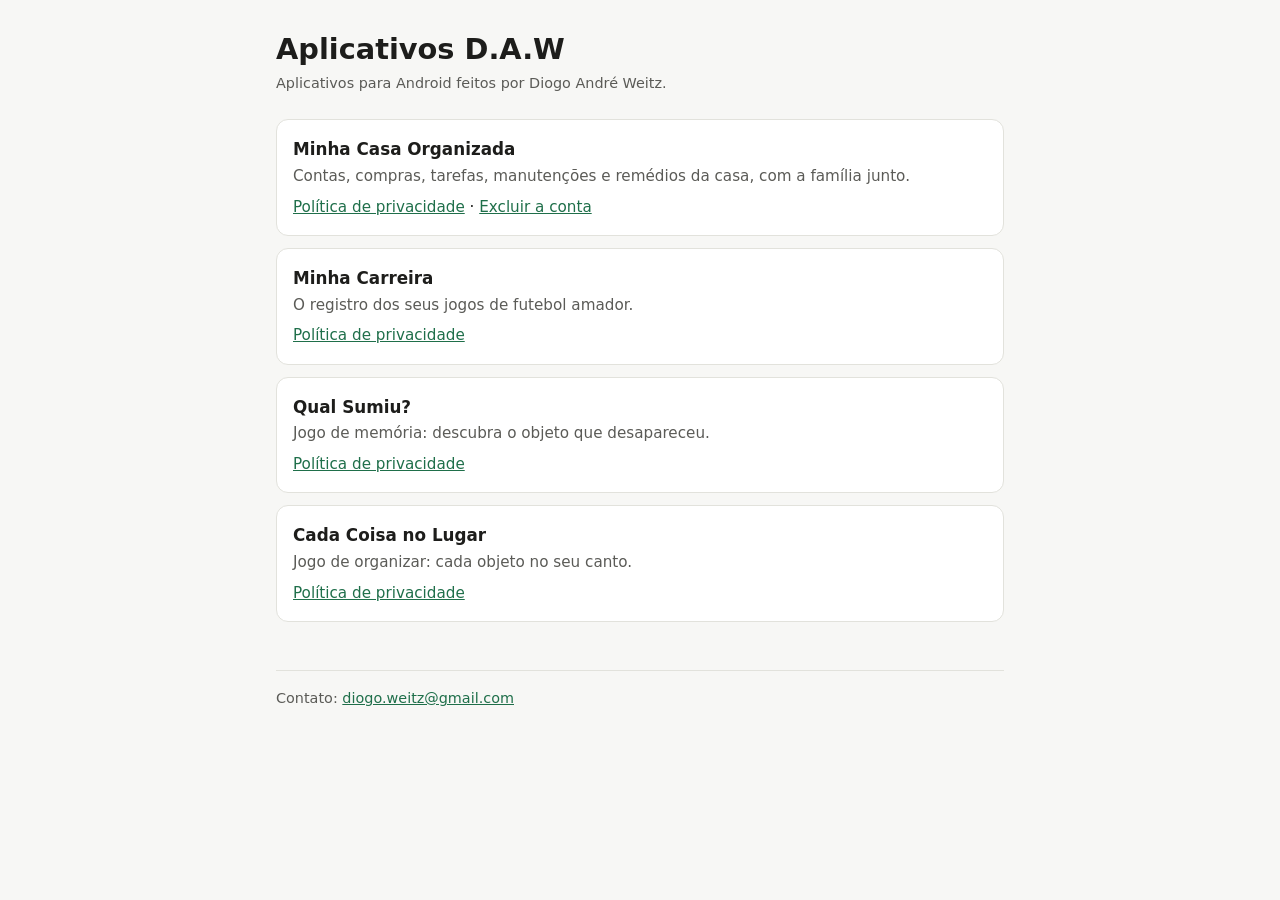
<file: index.html>
<!doctype html>
<html lang="pt-BR">
<head>
  <meta charset="utf-8">
  <meta name="viewport" content="width=device-width, initial-scale=1">
  <title>Aplicativos D.A.W</title>
  <link rel="stylesheet" href="/estilo.css">
</head>
<body>
<main>
  <h1>Aplicativos D.A.W</h1>
  <p class="data">Aplicativos para Android feitos por Diogo André Weitz.</p>

  <ul class="apps">
    <li>
      <strong>Minha Casa Organizada</strong>
      <span>Contas, compras, tarefas, manutenções e remédios da casa, com a família junto.</span>
      <div class="links"><a href="/minha-casa/privacidade/">Política de privacidade</a> · <a href="/minha-casa/excluir-conta/">Excluir a conta</a></div>
    </li>
    <li>
      <strong>Minha Carreira</strong>
      <span>O registro dos seus jogos de futebol amador.</span>
      <div class="links"><a href="/minha-carreira/privacidade/">Política de privacidade</a></div>
    </li>
    <li>
      <strong>Qual Sumiu?</strong>
      <span>Jogo de memória: descubra o objeto que desapareceu.</span>
      <div class="links"><a href="/qual-sumiu/privacidade/">Política de privacidade</a></div>
    </li>
    <li>
      <strong>Cada Coisa no Lugar</strong>
      <span>Jogo de organizar: cada objeto no seu canto.</span>
      <div class="links"><a href="/cada-coisa-no-lugar/privacidade/">Política de privacidade</a></div>
    </li>
  </ul>

  <footer>Contato: <a href="mailto:diogo.weitz@gmail.com">diogo.weitz@gmail.com</a></footer>
</main>
</body>
</html>
</file>
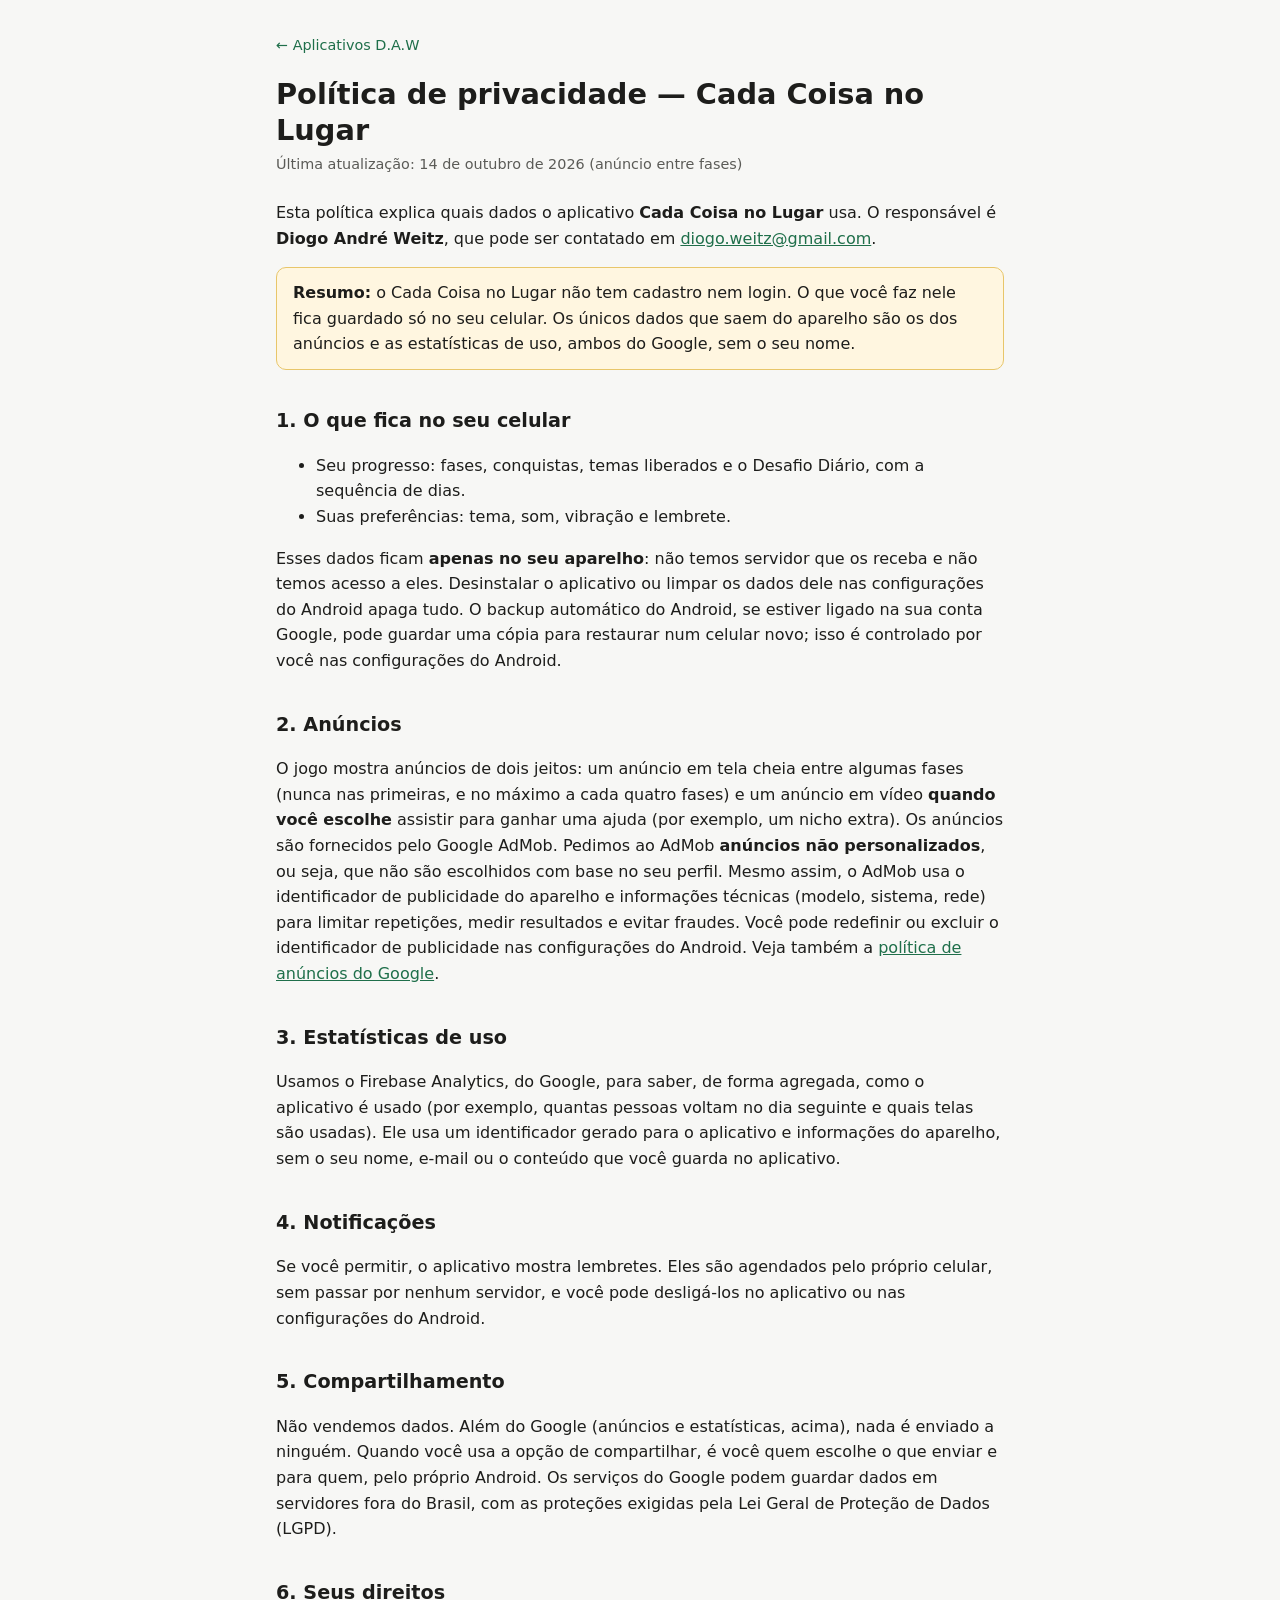
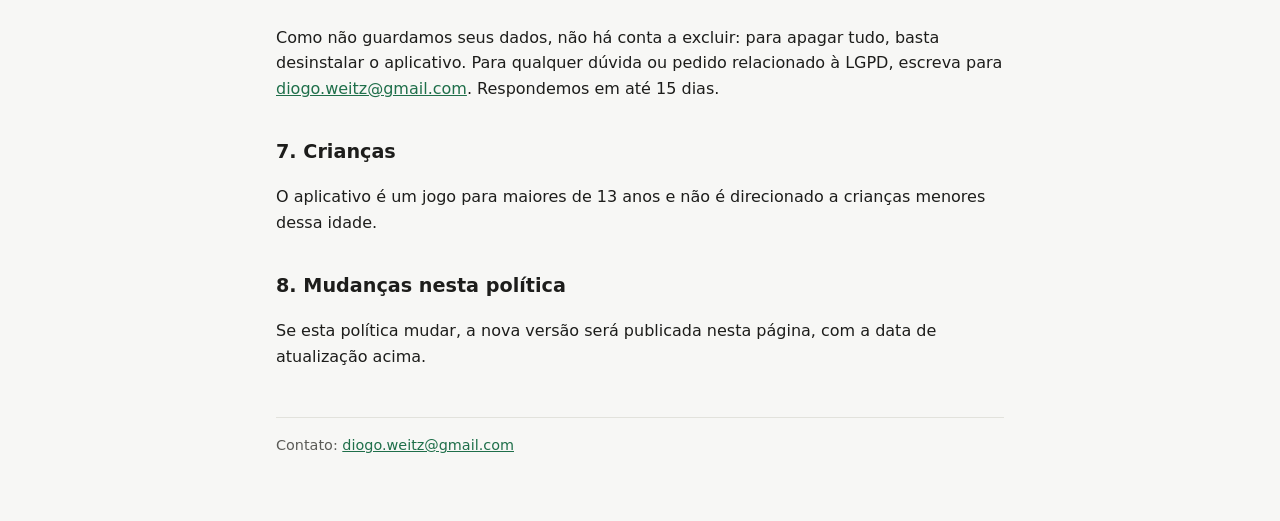
<file: cada-coisa-no-lugar/privacidade/index.html>
<!doctype html>
<html lang="pt-BR">
<head>
  <meta charset="utf-8">
  <meta name="viewport" content="width=device-width, initial-scale=1">
  <title>Privacidade — Cada Coisa no Lugar</title>
  <link rel="stylesheet" href="/estilo.css">
</head>
<body>
<main>
  <a class="voltar" href="/">← Aplicativos D.A.W</a>
  <h1>Política de privacidade — Cada Coisa no Lugar</h1>
  <p class="data">Última atualização: 14 de outubro de 2026 (anúncio entre fases)</p>

  <p>Esta política explica quais dados o aplicativo <strong>Cada Coisa no Lugar</strong> usa. O responsável é
  <strong>Diogo André Weitz</strong>, que pode ser contatado em <a href="mailto:diogo.weitz@gmail.com">diogo.weitz@gmail.com</a>.</p>

  <div class="caixa"><strong>Resumo:</strong> o Cada Coisa no Lugar não tem cadastro nem login. O que você faz nele fica guardado
  só no seu celular. Os únicos dados que saem do aparelho são os dos anúncios e as estatísticas de uso,
  ambos do Google, sem o seu nome.</div>

  <h2>1. O que fica no seu celular</h2>
  <ul>
    <li>Seu progresso: fases, conquistas, temas liberados e o Desafio Diário, com a sequência de dias.</li>
    <li>Suas preferências: tema, som, vibração e lembrete.</li>
  </ul>
  <p>Esses dados ficam <strong>apenas no seu aparelho</strong>: não temos servidor que os receba e não temos acesso
  a eles. Desinstalar o aplicativo ou limpar os dados dele nas configurações do Android apaga tudo. O backup
  automático do Android, se estiver ligado na sua conta Google, pode guardar uma cópia para restaurar num celular
  novo; isso é controlado por você nas configurações do Android.</p>

  <h2>2. Anúncios</h2>
  <p>O jogo mostra anúncios de dois jeitos: um anúncio em tela cheia entre algumas fases (nunca nas primeiras, e no máximo a cada quatro fases) e um anúncio em vídeo <strong>quando você escolhe</strong> assistir para ganhar uma ajuda (por exemplo, um nicho extra). Os anúncios são fornecidos pelo Google AdMob. Pedimos ao AdMob <strong>anúncios não
  personalizados</strong>, ou seja, que não são escolhidos com base no seu perfil. Mesmo assim, o AdMob usa o
  identificador de publicidade do aparelho e informações técnicas (modelo, sistema, rede) para limitar repetições,
  medir resultados e evitar fraudes. Você pode redefinir ou excluir o identificador de publicidade nas
  configurações do Android. Veja também a <a href="https://policies.google.com/technologies/ads?hl=pt-BR">política
  de anúncios do Google</a>.</p>

  <h2>3. Estatísticas de uso</h2>
  <p>Usamos o Firebase Analytics, do Google, para saber, de forma agregada, como o aplicativo é usado (por exemplo,
  quantas pessoas voltam no dia seguinte e quais telas são usadas). Ele usa um identificador gerado para o
  aplicativo e informações do aparelho, sem o seu nome, e-mail ou o conteúdo que você guarda no aplicativo.</p>

  <h2>4. Notificações</h2>
  <p>Se você permitir, o aplicativo mostra lembretes. Eles são agendados pelo próprio celular, sem passar por
  nenhum servidor, e você pode desligá-los no aplicativo ou nas configurações do Android.</p>

  <h2>5. Compartilhamento</h2>
  <p>Não vendemos dados. Além do Google (anúncios e estatísticas, acima), nada é enviado a ninguém. Quando você
  usa a opção de compartilhar, é você quem escolhe o que enviar e para quem, pelo próprio Android. Os serviços
  do Google podem guardar dados em servidores fora do Brasil, com as proteções exigidas pela Lei Geral de
  Proteção de Dados (LGPD).</p>

  <h2>6. Seus direitos</h2>
  <p>Como não guardamos seus dados, não há conta a excluir: para apagar tudo, basta desinstalar o aplicativo.
  Para qualquer dúvida ou pedido relacionado à LGPD, escreva para <a href="mailto:diogo.weitz@gmail.com">diogo.weitz@gmail.com</a>. Respondemos em até 15 dias.</p>

  <h2>7. Crianças</h2>
  <p>O aplicativo é um jogo para maiores de 13 anos e não é direcionado a crianças menores dessa idade.</p>

  <h2>8. Mudanças nesta política</h2>
  <p>Se esta política mudar, a nova versão será publicada nesta página, com a data de atualização acima.</p>

  <footer>Contato: <a href="mailto:diogo.weitz@gmail.com">diogo.weitz@gmail.com</a></footer>
</main>
</body>
</html>
</file>
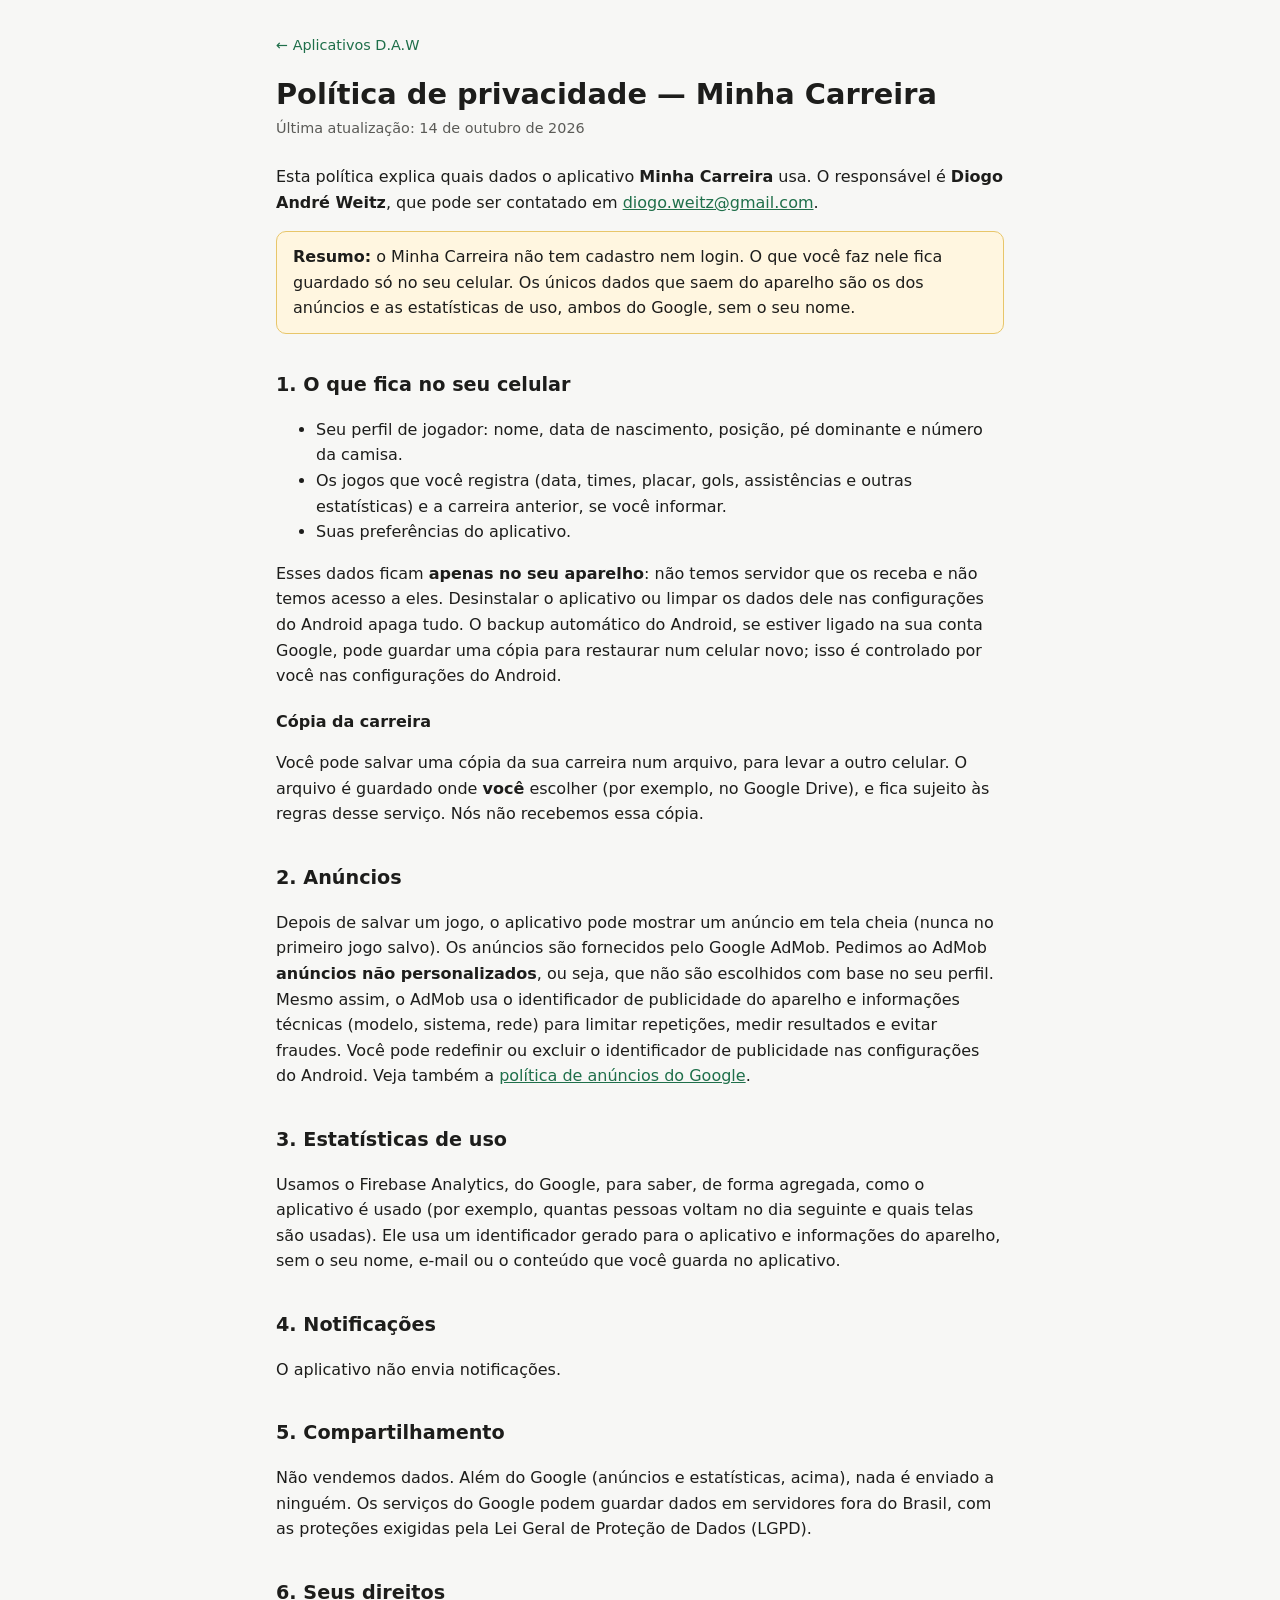
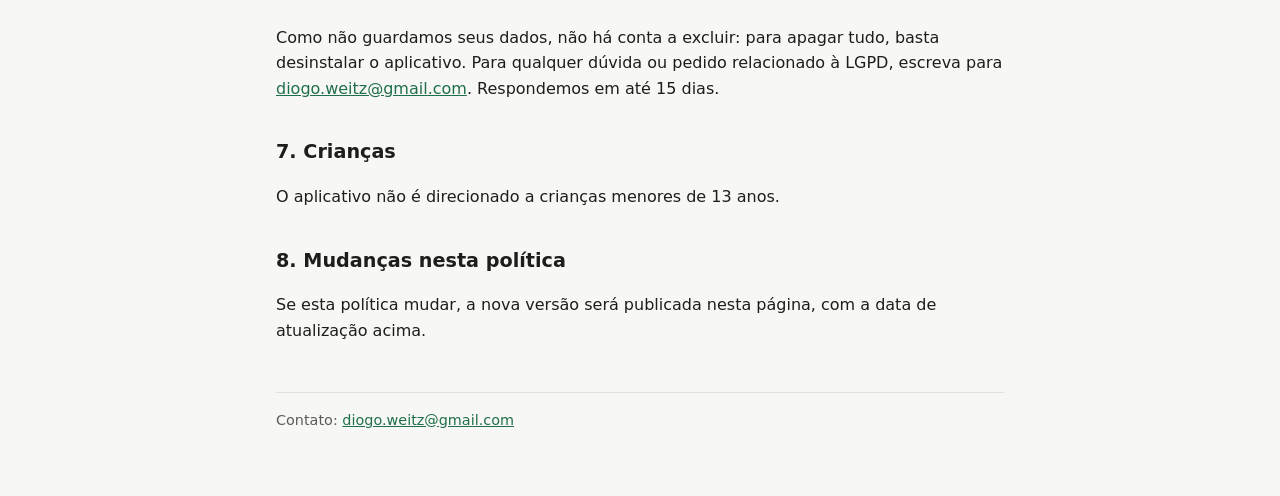
<file: minha-carreira/privacidade/index.html>
<!doctype html>
<html lang="pt-BR">
<head>
  <meta charset="utf-8">
  <meta name="viewport" content="width=device-width, initial-scale=1">
  <title>Privacidade — Minha Carreira</title>
  <link rel="stylesheet" href="/estilo.css">
</head>
<body>
<main>
  <a class="voltar" href="/">← Aplicativos D.A.W</a>
  <h1>Política de privacidade — Minha Carreira</h1>
  <p class="data">Última atualização: 14 de outubro de 2026</p>

  <p>Esta política explica quais dados o aplicativo <strong>Minha Carreira</strong> usa. O responsável é
  <strong>Diogo André Weitz</strong>, que pode ser contatado em <a href="mailto:diogo.weitz@gmail.com">diogo.weitz@gmail.com</a>.</p>

  <div class="caixa"><strong>Resumo:</strong> o Minha Carreira não tem cadastro nem login. O que você faz nele fica guardado
  só no seu celular. Os únicos dados que saem do aparelho são os dos anúncios e as estatísticas de uso,
  ambos do Google, sem o seu nome.</div>

  <h2>1. O que fica no seu celular</h2>
  <ul>
    <li>Seu perfil de jogador: nome, data de nascimento, posição, pé dominante e número da camisa.</li>
    <li>Os jogos que você registra (data, times, placar, gols, assistências e outras estatísticas) e a carreira
      anterior, se você informar.</li>
    <li>Suas preferências do aplicativo.</li>
  </ul>
  <p>Esses dados ficam <strong>apenas no seu aparelho</strong>: não temos servidor que os receba e não temos acesso
  a eles. Desinstalar o aplicativo ou limpar os dados dele nas configurações do Android apaga tudo. O backup
  automático do Android, se estiver ligado na sua conta Google, pode guardar uma cópia para restaurar num celular
  novo; isso é controlado por você nas configurações do Android.</p>

  <h3>Cópia da carreira</h3>
  <p>Você pode salvar uma cópia da sua carreira num arquivo, para levar a outro celular. O arquivo é guardado
  onde <strong>você</strong> escolher (por exemplo, no Google Drive), e fica sujeito às regras desse serviço. Nós não
  recebemos essa cópia.</p>

  <h2>2. Anúncios</h2>
  <p>Depois de salvar um jogo, o aplicativo pode mostrar um anúncio em tela cheia (nunca no primeiro jogo salvo). Os anúncios são fornecidos pelo Google AdMob. Pedimos ao AdMob <strong>anúncios não
  personalizados</strong>, ou seja, que não são escolhidos com base no seu perfil. Mesmo assim, o AdMob usa o
  identificador de publicidade do aparelho e informações técnicas (modelo, sistema, rede) para limitar repetições,
  medir resultados e evitar fraudes. Você pode redefinir ou excluir o identificador de publicidade nas
  configurações do Android. Veja também a <a href="https://policies.google.com/technologies/ads?hl=pt-BR">política
  de anúncios do Google</a>.</p>

  <h2>3. Estatísticas de uso</h2>
  <p>Usamos o Firebase Analytics, do Google, para saber, de forma agregada, como o aplicativo é usado (por exemplo,
  quantas pessoas voltam no dia seguinte e quais telas são usadas). Ele usa um identificador gerado para o
  aplicativo e informações do aparelho, sem o seu nome, e-mail ou o conteúdo que você guarda no aplicativo.</p>

  <h2>4. Notificações</h2>
  <p>O aplicativo não envia notificações.</p>

  <h2>5. Compartilhamento</h2>
  <p>Não vendemos dados. Além do Google (anúncios e estatísticas, acima), nada é enviado a ninguém. Os serviços
  do Google podem guardar dados em servidores fora do Brasil, com as proteções exigidas pela Lei Geral de
  Proteção de Dados (LGPD).</p>

  <h2>6. Seus direitos</h2>
  <p>Como não guardamos seus dados, não há conta a excluir: para apagar tudo, basta desinstalar o aplicativo.
  Para qualquer dúvida ou pedido relacionado à LGPD, escreva para <a href="mailto:diogo.weitz@gmail.com">diogo.weitz@gmail.com</a>. Respondemos em até 15 dias.</p>

  <h2>7. Crianças</h2>
  <p>O aplicativo não é direcionado a crianças menores de 13 anos.</p>

  <h2>8. Mudanças nesta política</h2>
  <p>Se esta política mudar, a nova versão será publicada nesta página, com a data de atualização acima.</p>

  <footer>Contato: <a href="mailto:diogo.weitz@gmail.com">diogo.weitz@gmail.com</a></footer>
</main>
</body>
</html>
</file>
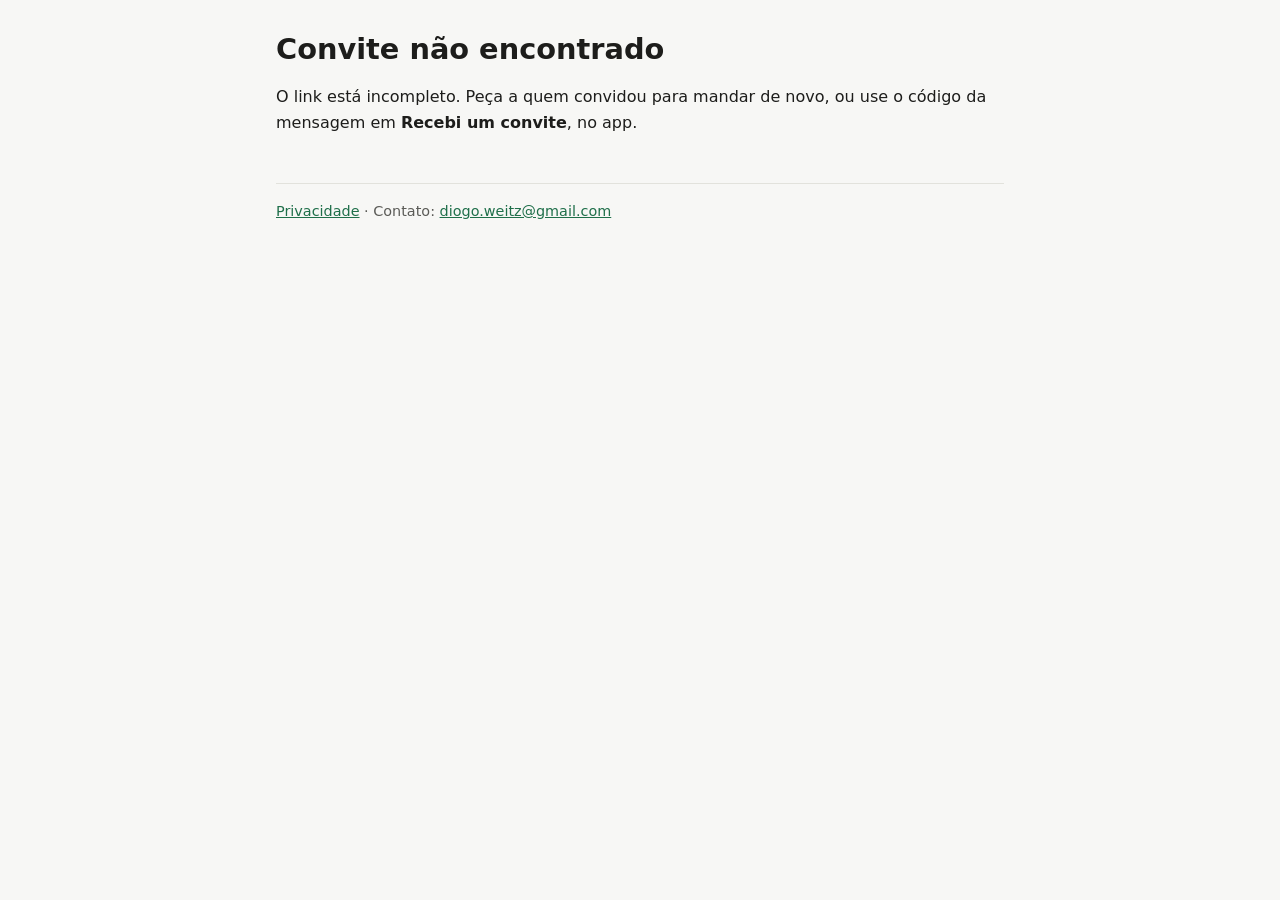
<file: minha-casa/convite/index.html>
<!doctype html>
<html lang="pt-BR">
<head>
  <meta charset="utf-8">
  <meta name="viewport" content="width=device-width, initial-scale=1">
  <title>Convite — Minha Casa Organizada</title>
  <meta property="og:title" content="Convite para o Minha Casa Organizada">
  <meta property="og:description" content="Toque para entrar na casa e organizar contas, compras e tarefas juntos.">
  <link rel="stylesheet" href="/estilo.css">
  <style>
    .codigo { font: 700 2.2rem/1.2 ui-monospace, Consolas, monospace; letter-spacing: .2em; text-align: center;
      background: var(--papel); border: 1px solid var(--borda); border-radius: 12px; padding: 16px; margin: 16px 0; }
    .botao { display: block; text-align: center; text-decoration: none; font-weight: 700; border-radius: 12px;
      padding: 14px 16px; margin: 10px 0; border: 2px solid var(--destaque); color: var(--destaque); background: transparent;
      font-size: 1rem; width: 100%; cursor: pointer; }
    .botao.principal { background: var(--destaque); color: var(--papel); }
    .oculto { display: none; }
  </style>
</head>
<body>
<main>
  <div id="com-codigo" class="oculto">
    <h1>Você recebeu um convite</h1>
    <p>Para entrar numa casa no <strong>Minha Casa Organizada</strong> e organizar contas, compras e tarefas
    junto com quem convidou.</p>

    <div class="codigo" id="codigo"></div>

    <a class="botao principal" id="abrir" href="#">Abrir no app</a>
    <button class="botao" id="instalar" type="button">Ainda não tenho o app</button>
    <p id="copiado" class="oculto">Código copiado. Depois de instalar, entre e toque em <strong>Recebi um convite</strong>:
    o código já vai estar lá.</p>

    <h2>Como entrar</h2>
    <ol class="passos">
      <li>Instale o Minha Casa Organizada e entre com sua conta.</li>
      <li>Toque em <strong>Recebi um convite</strong> e use o código acima.</li>
      <li>Confira de quem é a casa e toque em <strong>Entrar nesta casa</strong>.</li>
    </ol>
    <p class="data">O convite vale uma vez só e por 7 dias.</p>
  </div>

  <div id="sem-codigo" class="oculto">
    <h1>Convite não encontrado</h1>
    <p>O link está incompleto. Peça a quem convidou para mandar de novo, ou use o código da mensagem em
    <strong>Recebi um convite</strong>, no app.</p>
  </div>

  <footer><a href="/minha-casa/privacidade/">Privacidade</a> · Contato: <a href="mailto:diogo.weitz@gmail.com">diogo.weitz@gmail.com</a></footer>
</main>
<script>
  (function () {
    var codigo = (new URLSearchParams(location.search).get('c') || '').toUpperCase();
    if (!/^[A-Z0-9]{4,10}$/.test(codigo)) {
      document.getElementById('sem-codigo').classList.remove('oculto');
      return;
    }
    document.getElementById('com-codigo').classList.remove('oculto');
    document.getElementById('codigo').textContent = codigo;
    // Quem tem o app, mas o Android não abriu direto (link aberto de dentro do navegador).
    document.getElementById('abrir').href = 'minhacasa://convite/' + codigo;

    // Sem o app: copia o código antes de ir para a loja. Na primeira abertura, a
    // tela "Recebi um convite" lê o que está copiado e já preenche.
    document.getElementById('instalar').addEventListener('click', function () {
      var loja = 'https://play.google.com/store/apps/details?id=br.com.dawtech.minhacasa';
      var ir = function () { location.href = loja; };
      document.getElementById('copiado').classList.remove('oculto');
      if (navigator.clipboard && navigator.clipboard.writeText) {
        navigator.clipboard.writeText('Código de convite: ' + codigo).then(function () { setTimeout(ir, 1500); }, ir);
      } else {
        ir();
      }
    });
  })();
</script>
</body>
</html>
</file>
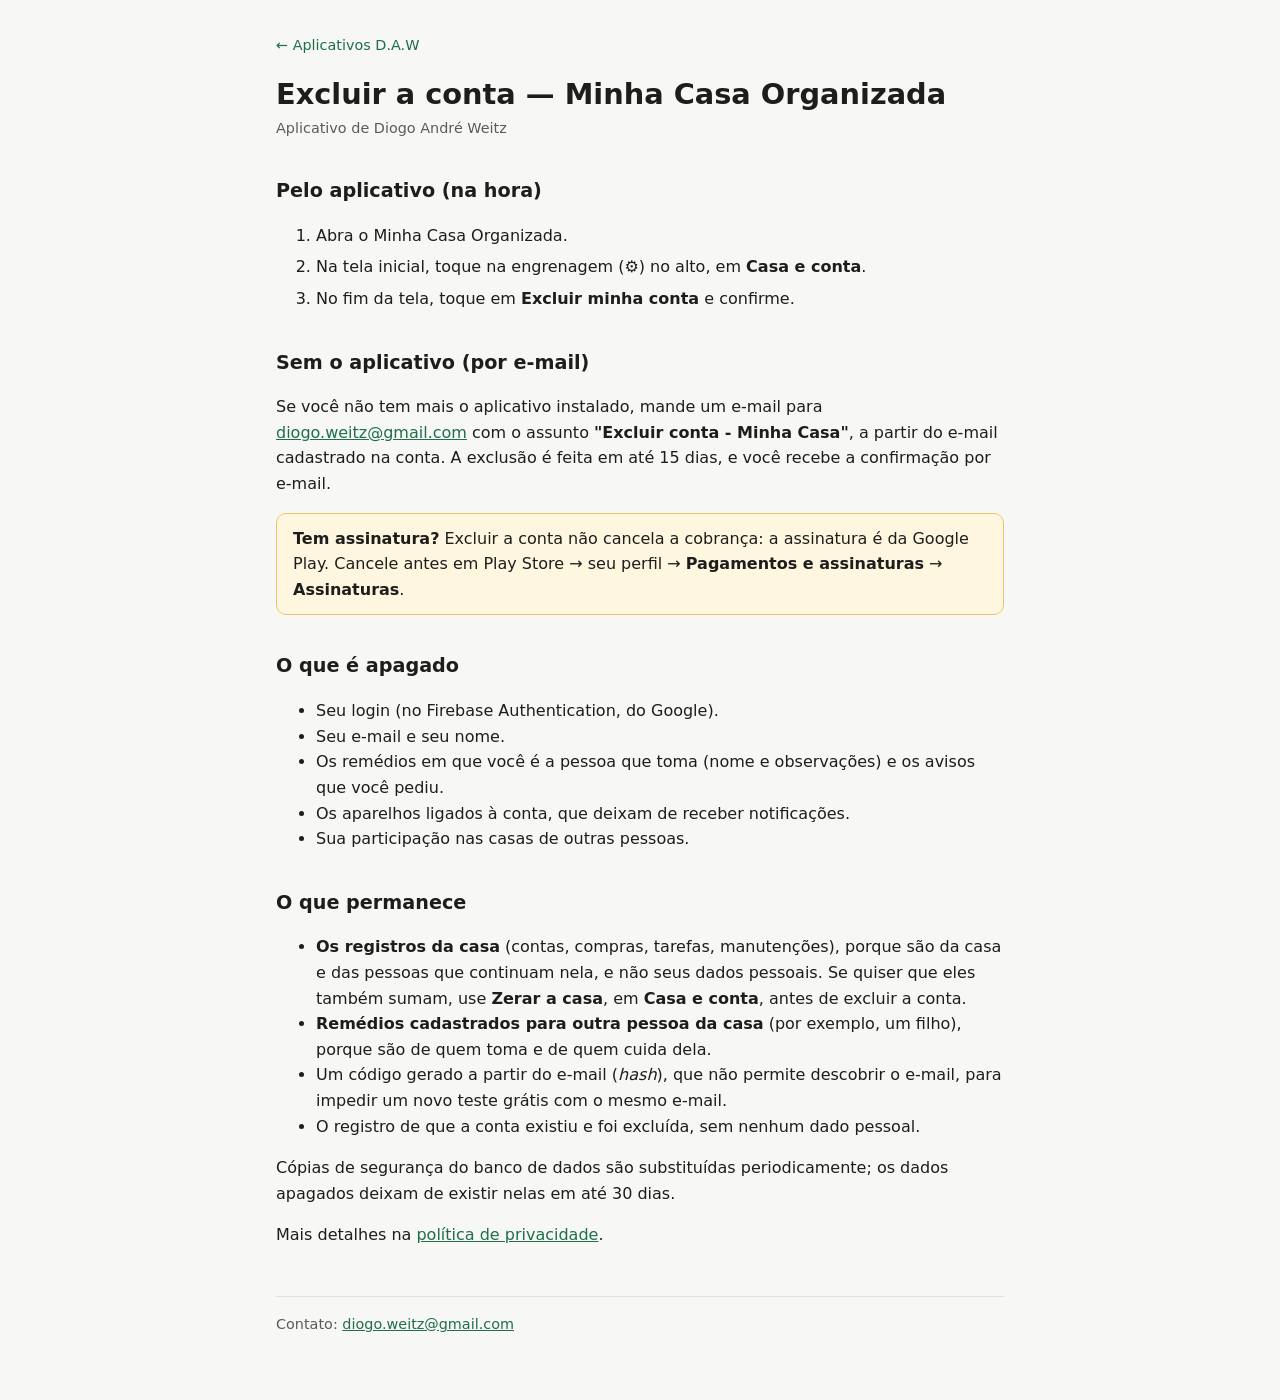
<file: minha-casa/excluir-conta/index.html>
<!doctype html>
<html lang="pt-BR">
<head>
  <meta charset="utf-8">
  <meta name="viewport" content="width=device-width, initial-scale=1">
  <title>Excluir a conta — Minha Casa Organizada</title>
  <link rel="stylesheet" href="/estilo.css">
</head>
<body>
<main>
  <a class="voltar" href="/">← Aplicativos D.A.W</a>
  <h1>Excluir a conta — Minha Casa Organizada</h1>
  <p class="data">Aplicativo de Diogo André Weitz</p>

  <h2>Pelo aplicativo (na hora)</h2>
  <ol class="passos">
    <li>Abra o Minha Casa Organizada.</li>
    <li>Na tela inicial, toque na engrenagem (⚙) no alto, em <strong>Casa e conta</strong>.</li>
    <li>No fim da tela, toque em <strong>Excluir minha conta</strong> e confirme.</li>
  </ol>

  <h2>Sem o aplicativo (por e-mail)</h2>
  <p>Se você não tem mais o aplicativo instalado, mande um e-mail para
  <a href="mailto:diogo.weitz@gmail.com?subject=Excluir%20conta%20-%20Minha%20Casa">diogo.weitz@gmail.com</a>
  com o assunto <strong>"Excluir conta - Minha Casa"</strong>, a partir do e-mail cadastrado na conta. A exclusão é
  feita em até 15 dias, e você recebe a confirmação por e-mail.</p>

  <div class="caixa">
    <strong>Tem assinatura?</strong> Excluir a conta não cancela a cobrança: a assinatura é da Google Play. Cancele
    antes em Play Store → seu perfil → <strong>Pagamentos e assinaturas</strong> → <strong>Assinaturas</strong>.
  </div>

  <h2>O que é apagado</h2>
  <ul>
    <li>Seu login (no Firebase Authentication, do Google).</li>
    <li>Seu e-mail e seu nome.</li>
    <li>Os remédios em que você é a pessoa que toma (nome e observações) e os avisos que você pediu.</li>
    <li>Os aparelhos ligados à conta, que deixam de receber notificações.</li>
    <li>Sua participação nas casas de outras pessoas.</li>
  </ul>

  <h2>O que permanece</h2>
  <ul>
    <li><strong>Os registros da casa</strong> (contas, compras, tarefas, manutenções), porque são da casa e das
      pessoas que continuam nela, e não seus dados pessoais. Se quiser que eles também sumam, use
      <strong>Zerar a casa</strong>, em <strong>Casa e conta</strong>, antes de excluir a conta.</li>
    <li><strong>Remédios cadastrados para outra pessoa da casa</strong> (por exemplo, um filho), porque são de quem
      toma e de quem cuida dela.</li>
    <li>Um código gerado a partir do e-mail (<em>hash</em>), que não permite descobrir o e-mail, para impedir um
      novo teste grátis com o mesmo e-mail.</li>
    <li>O registro de que a conta existiu e foi excluída, sem nenhum dado pessoal.</li>
  </ul>
  <p>Cópias de segurança do banco de dados são substituídas periodicamente; os dados apagados deixam de existir
  nelas em até 30 dias.</p>

  <p>Mais detalhes na <a href="/minha-casa/privacidade/">política de privacidade</a>.</p>

  <footer>Contato: <a href="mailto:diogo.weitz@gmail.com">diogo.weitz@gmail.com</a></footer>
</main>
</body>
</html>
</file>
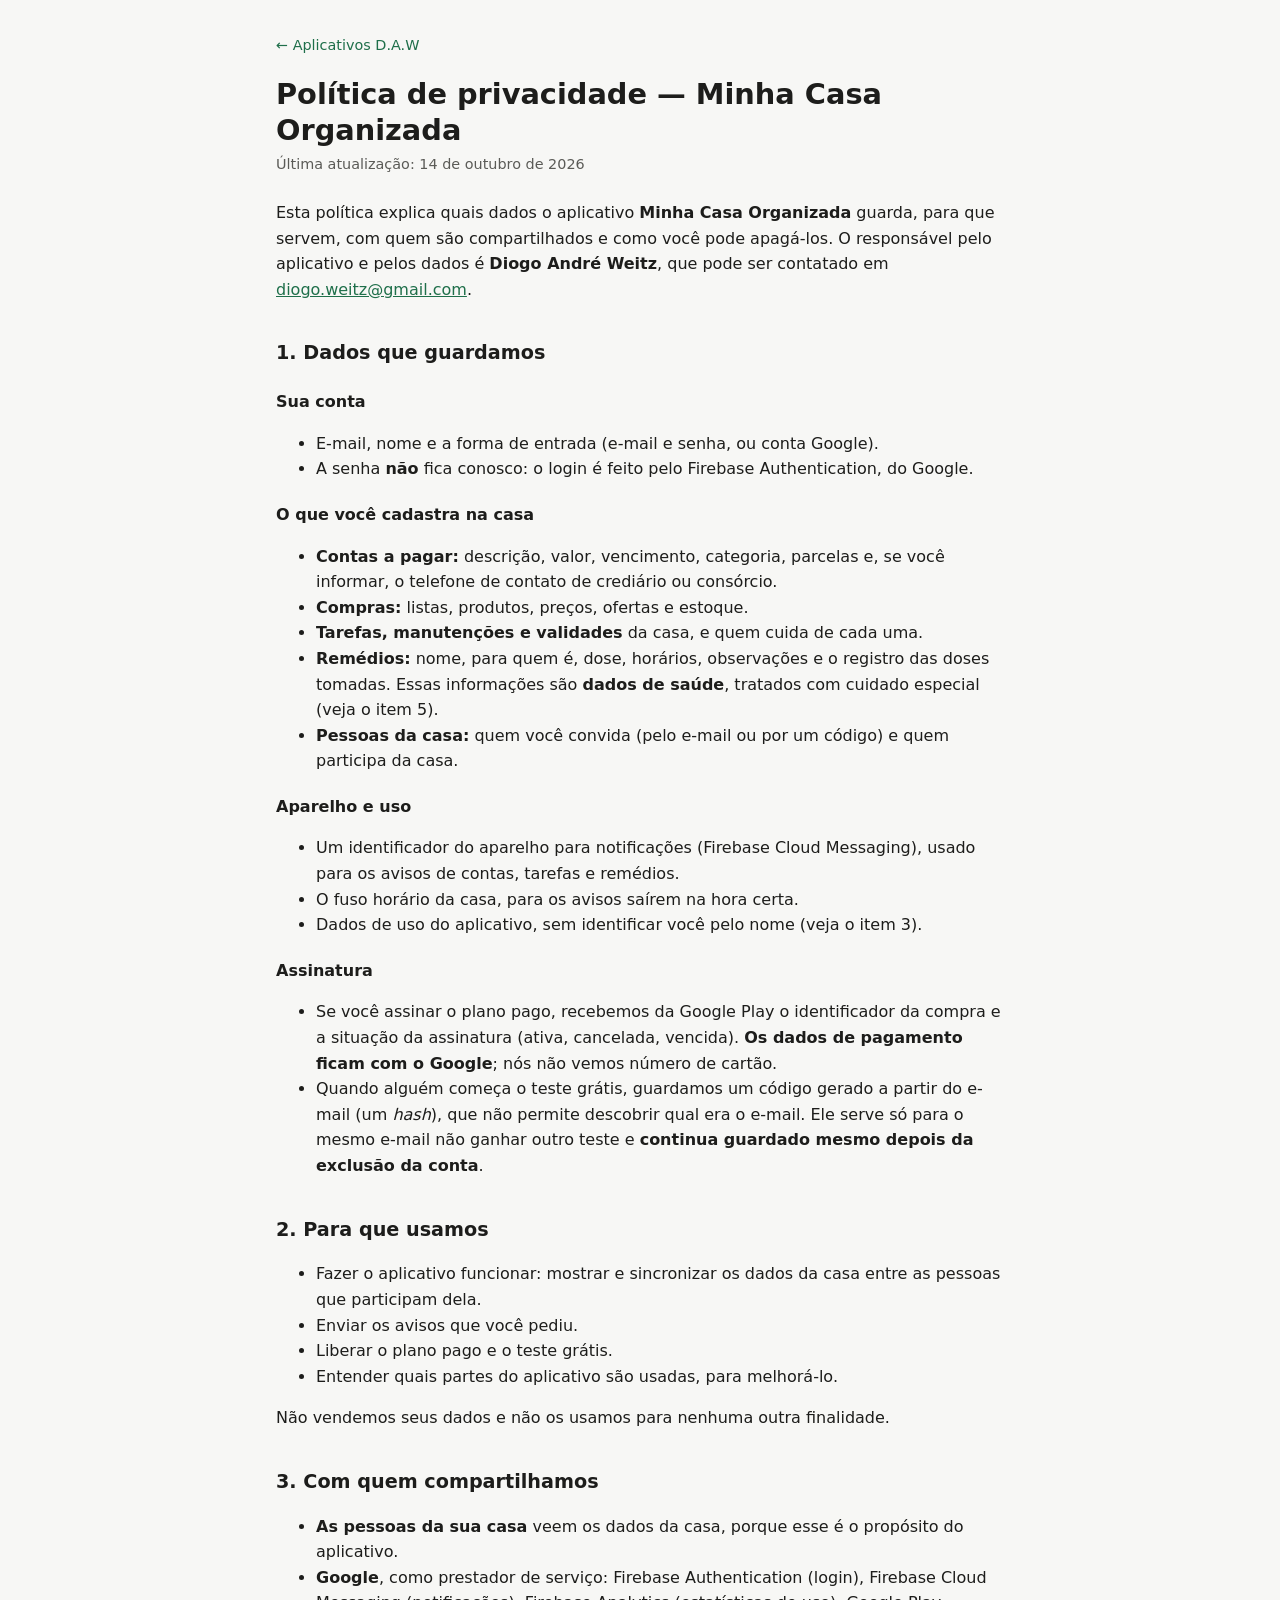
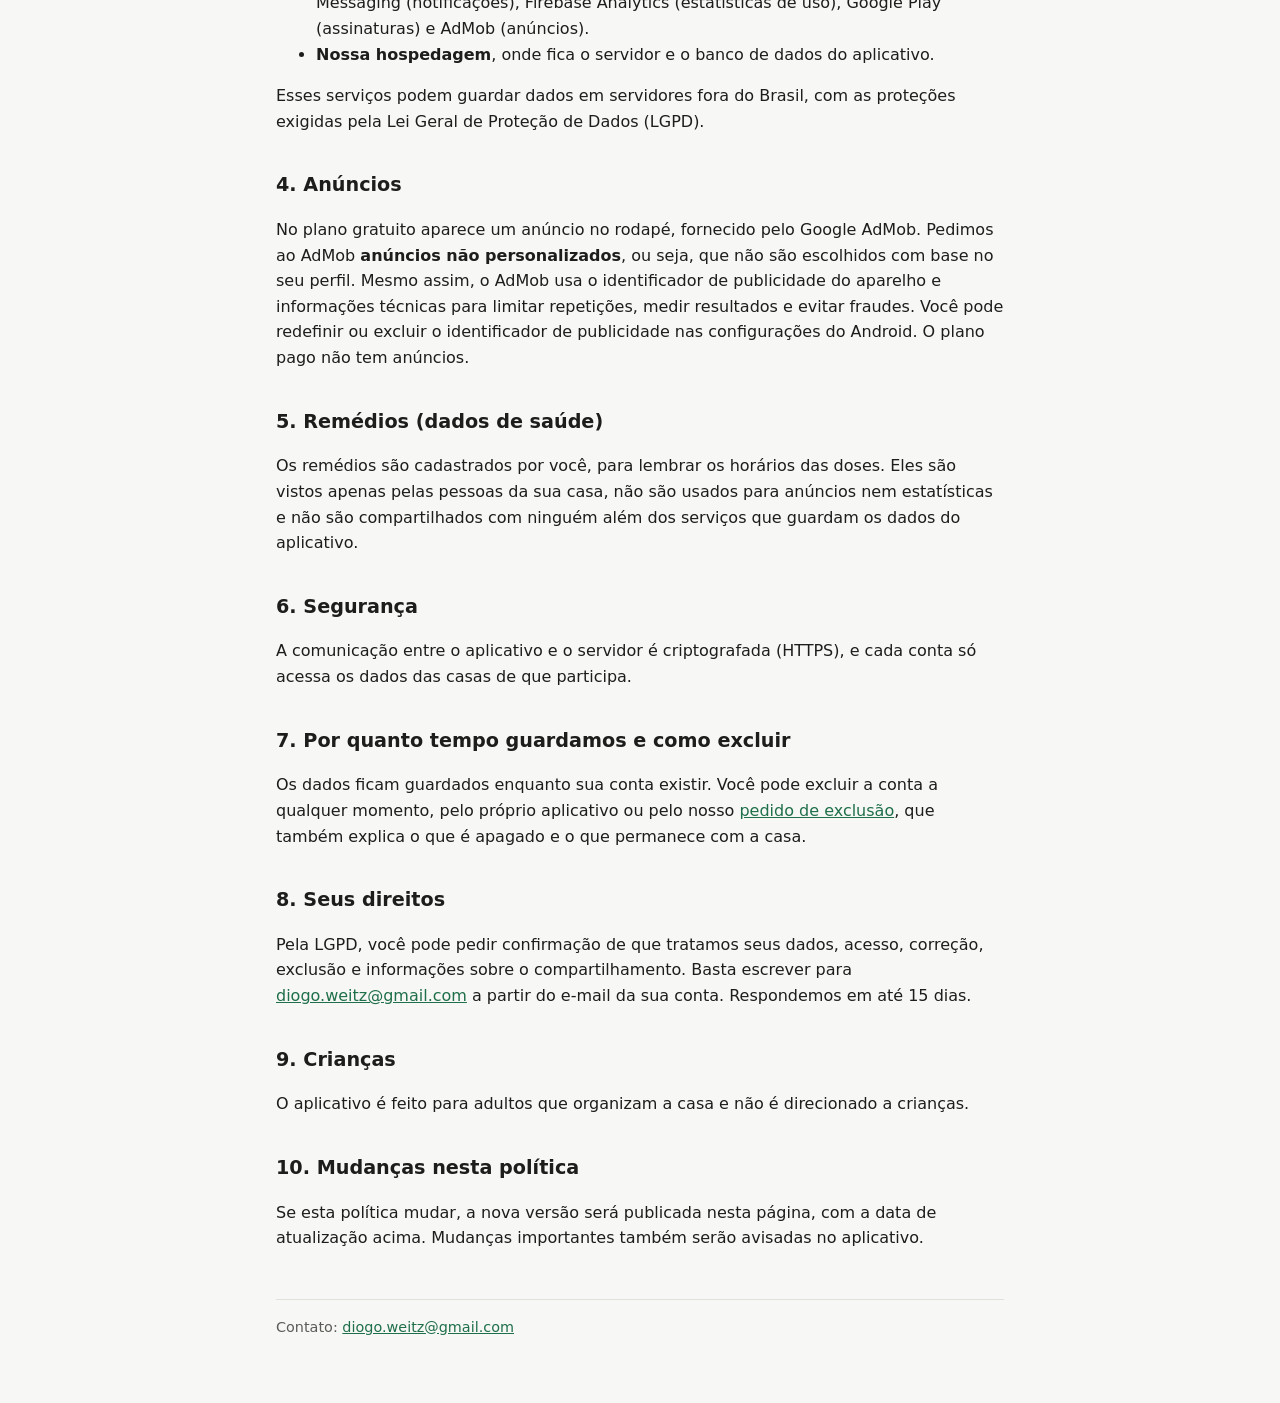
<file: minha-casa/privacidade/index.html>
<!doctype html>
<html lang="pt-BR">
<head>
  <meta charset="utf-8">
  <meta name="viewport" content="width=device-width, initial-scale=1">
  <title>Privacidade — Minha Casa Organizada</title>
  <link rel="stylesheet" href="/estilo.css">
</head>
<body>
<main>
  <a class="voltar" href="/">← Aplicativos D.A.W</a>
  <h1>Política de privacidade — Minha Casa Organizada</h1>
  <p class="data">Última atualização: 14 de outubro de 2026</p>

  <p>Esta política explica quais dados o aplicativo <strong>Minha Casa Organizada</strong> guarda, para que
  servem, com quem são compartilhados e como você pode apagá-los. O responsável pelo aplicativo e pelos dados
  é <strong>Diogo André Weitz</strong>, que pode ser contatado em
  <a href="mailto:diogo.weitz@gmail.com">diogo.weitz@gmail.com</a>.</p>

  <h2>1. Dados que guardamos</h2>

  <h3>Sua conta</h3>
  <ul>
    <li>E-mail, nome e a forma de entrada (e-mail e senha, ou conta Google).</li>
    <li>A senha <strong>não</strong> fica conosco: o login é feito pelo Firebase Authentication, do Google.</li>
  </ul>

  <h3>O que você cadastra na casa</h3>
  <ul>
    <li><strong>Contas a pagar:</strong> descrição, valor, vencimento, categoria, parcelas e, se você informar,
      o telefone de contato de crediário ou consórcio.</li>
    <li><strong>Compras:</strong> listas, produtos, preços, ofertas e estoque.</li>
    <li><strong>Tarefas, manutenções e validades</strong> da casa, e quem cuida de cada uma.</li>
    <li><strong>Remédios:</strong> nome, para quem é, dose, horários, observações e o registro das doses tomadas.
      Essas informações são <strong>dados de saúde</strong>, tratados com cuidado especial (veja o item 5).</li>
    <li><strong>Pessoas da casa:</strong> quem você convida (pelo e-mail ou por um código) e quem participa da casa.</li>
  </ul>

  <h3>Aparelho e uso</h3>
  <ul>
    <li>Um identificador do aparelho para notificações (Firebase Cloud Messaging), usado para os avisos de
      contas, tarefas e remédios.</li>
    <li>O fuso horário da casa, para os avisos saírem na hora certa.</li>
    <li>Dados de uso do aplicativo, sem identificar você pelo nome (veja o item 3).</li>
  </ul>

  <h3>Assinatura</h3>
  <ul>
    <li>Se você assinar o plano pago, recebemos da Google Play o identificador da compra e a situação da
      assinatura (ativa, cancelada, vencida). <strong>Os dados de pagamento ficam com o Google</strong>; nós não
      vemos número de cartão.</li>
    <li>Quando alguém começa o teste grátis, guardamos um código gerado a partir do e-mail (um <em>hash</em>), que
      não permite descobrir qual era o e-mail. Ele serve só para o mesmo e-mail não ganhar outro teste e
      <strong>continua guardado mesmo depois da exclusão da conta</strong>.</li>
  </ul>

  <h2>2. Para que usamos</h2>
  <ul>
    <li>Fazer o aplicativo funcionar: mostrar e sincronizar os dados da casa entre as pessoas que participam dela.</li>
    <li>Enviar os avisos que você pediu.</li>
    <li>Liberar o plano pago e o teste grátis.</li>
    <li>Entender quais partes do aplicativo são usadas, para melhorá-lo.</li>
  </ul>
  <p>Não vendemos seus dados e não os usamos para nenhuma outra finalidade.</p>

  <h2>3. Com quem compartilhamos</h2>
  <ul>
    <li><strong>As pessoas da sua casa</strong> veem os dados da casa, porque esse é o propósito do aplicativo.</li>
    <li><strong>Google</strong>, como prestador de serviço: Firebase Authentication (login), Firebase Cloud
      Messaging (notificações), Firebase Analytics (estatísticas de uso), Google Play (assinaturas) e AdMob
      (anúncios).</li>
    <li><strong>Nossa hospedagem</strong>, onde fica o servidor e o banco de dados do aplicativo.</li>
  </ul>
  <p>Esses serviços podem guardar dados em servidores fora do Brasil, com as proteções exigidas pela Lei Geral
  de Proteção de Dados (LGPD).</p>

  <h2>4. Anúncios</h2>
  <p>No plano gratuito aparece um anúncio no rodapé, fornecido pelo Google AdMob. Pedimos ao AdMob
  <strong>anúncios não personalizados</strong>, ou seja, que não são escolhidos com base no seu perfil. Mesmo
  assim, o AdMob usa o identificador de publicidade do aparelho e informações técnicas para limitar repetições,
  medir resultados e evitar fraudes. Você pode redefinir ou excluir o identificador de publicidade nas
  configurações do Android. O plano pago não tem anúncios.</p>

  <h2>5. Remédios (dados de saúde)</h2>
  <p>Os remédios são cadastrados por você, para lembrar os horários das doses. Eles são vistos apenas pelas
  pessoas da sua casa, não são usados para anúncios nem estatísticas e não são compartilhados com ninguém além
  dos serviços que guardam os dados do aplicativo.</p>

  <h2>6. Segurança</h2>
  <p>A comunicação entre o aplicativo e o servidor é criptografada (HTTPS), e cada conta só acessa os dados das
  casas de que participa.</p>

  <h2>7. Por quanto tempo guardamos e como excluir</h2>
  <p>Os dados ficam guardados enquanto sua conta existir. Você pode excluir a conta a qualquer momento, pelo
  próprio aplicativo ou pelo nosso <a href="/minha-casa/excluir-conta/">pedido de exclusão</a>, que também explica
  o que é apagado e o que permanece com a casa.</p>

  <h2>8. Seus direitos</h2>
  <p>Pela LGPD, você pode pedir confirmação de que tratamos seus dados, acesso, correção, exclusão e informações
  sobre o compartilhamento. Basta escrever para <a href="mailto:diogo.weitz@gmail.com">diogo.weitz@gmail.com</a>
  a partir do e-mail da sua conta. Respondemos em até 15 dias.</p>

  <h2>9. Crianças</h2>
  <p>O aplicativo é feito para adultos que organizam a casa e não é direcionado a crianças.</p>

  <h2>10. Mudanças nesta política</h2>
  <p>Se esta política mudar, a nova versão será publicada nesta página, com a data de atualização acima.
  Mudanças importantes também serão avisadas no aplicativo.</p>

  <footer>Contato: <a href="mailto:diogo.weitz@gmail.com">diogo.weitz@gmail.com</a></footer>
</main>
</body>
</html>
</file>
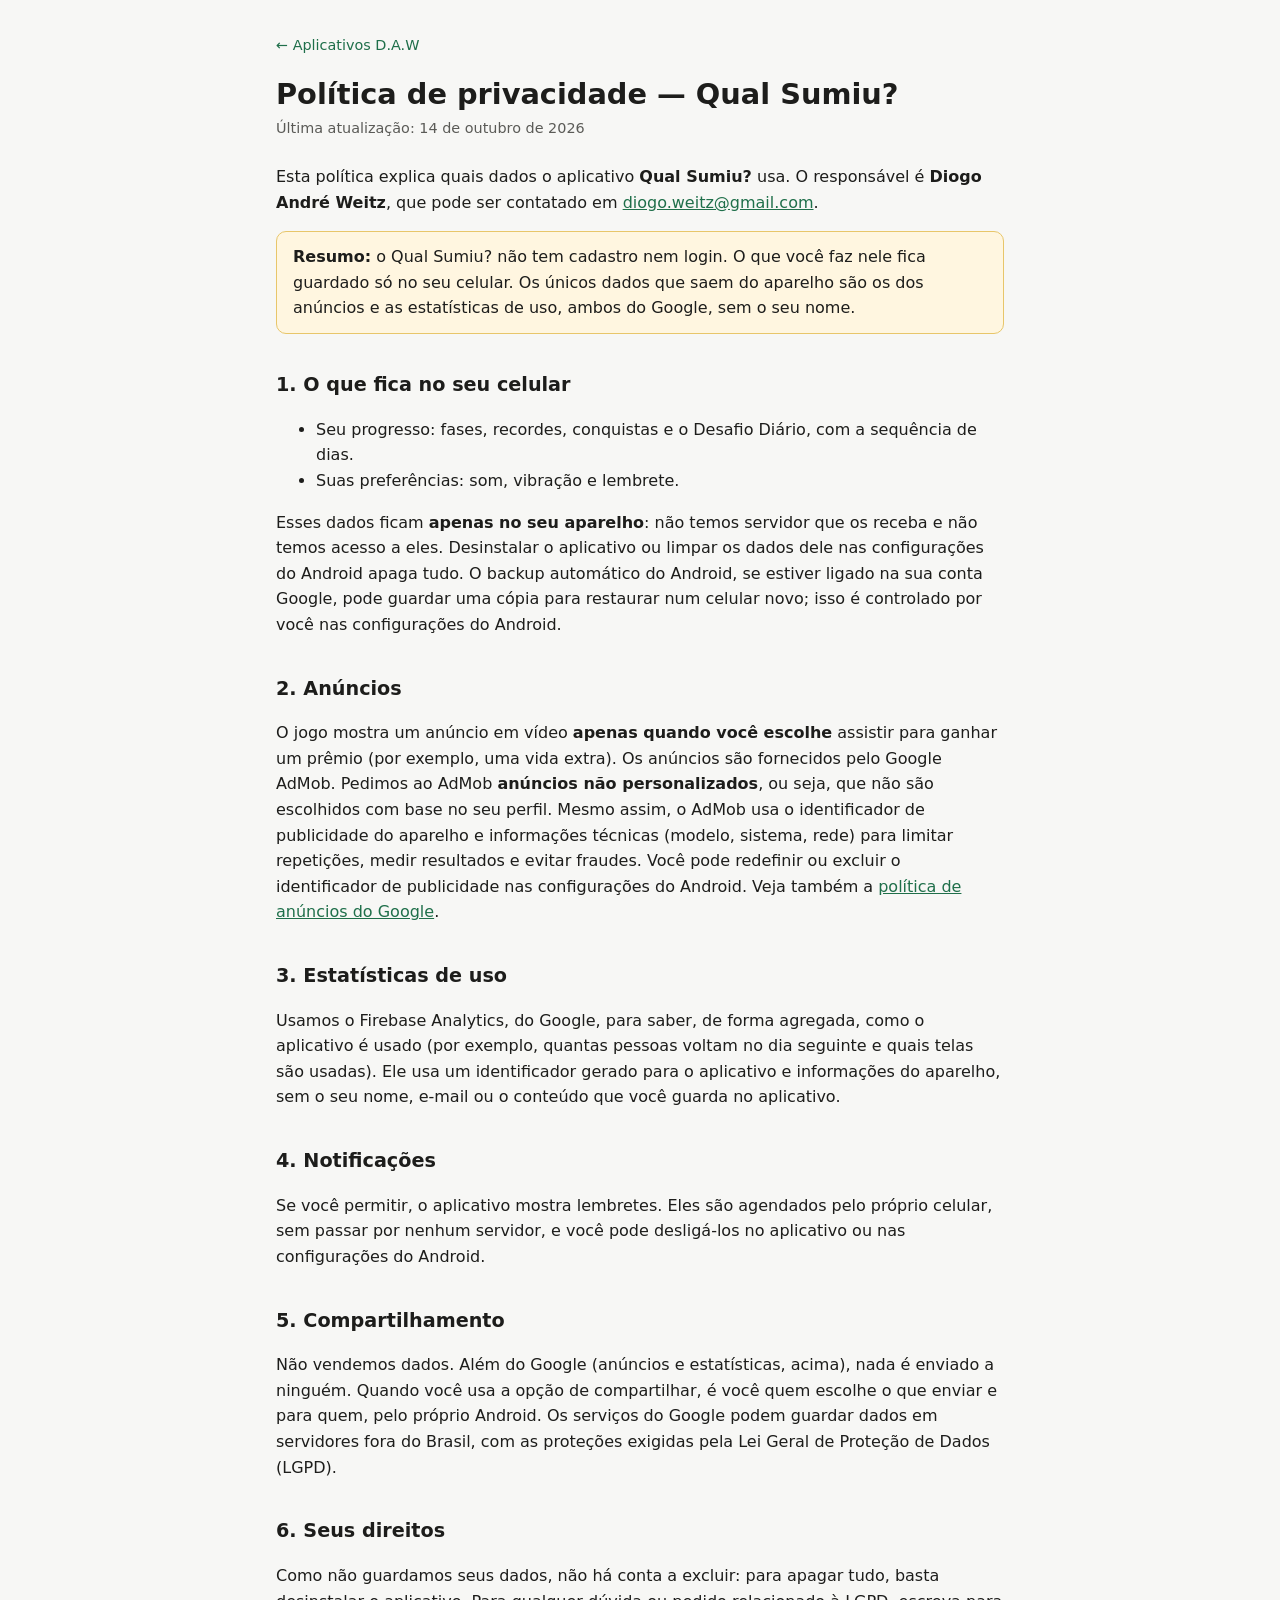
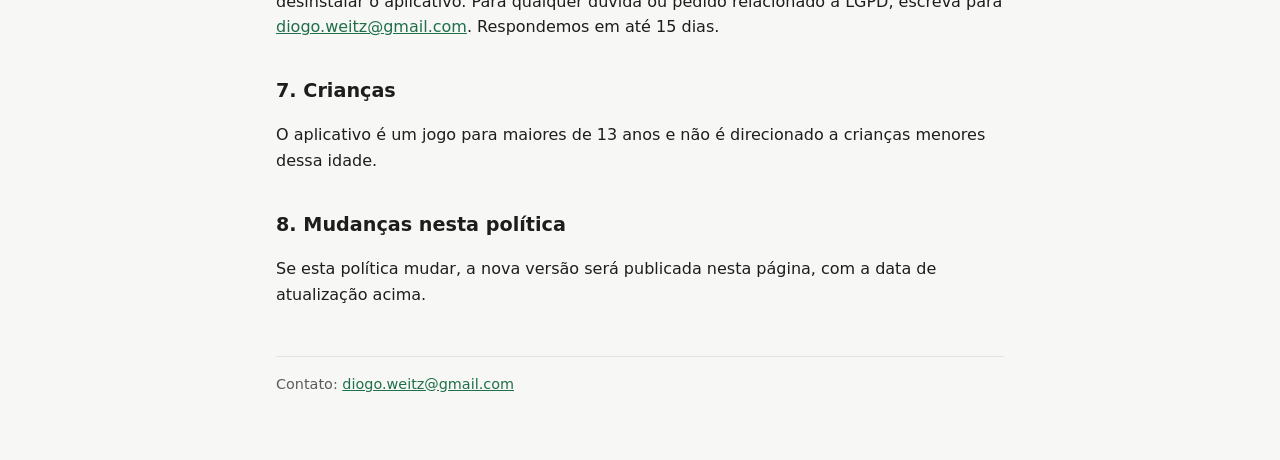
<file: qual-sumiu/privacidade/index.html>
<!doctype html>
<html lang="pt-BR">
<head>
  <meta charset="utf-8">
  <meta name="viewport" content="width=device-width, initial-scale=1">
  <title>Privacidade — Qual Sumiu?</title>
  <link rel="stylesheet" href="/estilo.css">
</head>
<body>
<main>
  <a class="voltar" href="/">← Aplicativos D.A.W</a>
  <h1>Política de privacidade — Qual Sumiu?</h1>
  <p class="data">Última atualização: 14 de outubro de 2026</p>

  <p>Esta política explica quais dados o aplicativo <strong>Qual Sumiu?</strong> usa. O responsável é
  <strong>Diogo André Weitz</strong>, que pode ser contatado em <a href="mailto:diogo.weitz@gmail.com">diogo.weitz@gmail.com</a>.</p>

  <div class="caixa"><strong>Resumo:</strong> o Qual Sumiu? não tem cadastro nem login. O que você faz nele fica guardado
  só no seu celular. Os únicos dados que saem do aparelho são os dos anúncios e as estatísticas de uso,
  ambos do Google, sem o seu nome.</div>

  <h2>1. O que fica no seu celular</h2>
  <ul>
    <li>Seu progresso: fases, recordes, conquistas e o Desafio Diário, com a sequência de dias.</li>
    <li>Suas preferências: som, vibração e lembrete.</li>
  </ul>
  <p>Esses dados ficam <strong>apenas no seu aparelho</strong>: não temos servidor que os receba e não temos acesso
  a eles. Desinstalar o aplicativo ou limpar os dados dele nas configurações do Android apaga tudo. O backup
  automático do Android, se estiver ligado na sua conta Google, pode guardar uma cópia para restaurar num celular
  novo; isso é controlado por você nas configurações do Android.</p>

  <h2>2. Anúncios</h2>
  <p>O jogo mostra um anúncio em vídeo <strong>apenas quando você escolhe</strong> assistir para ganhar um prêmio (por exemplo, uma vida extra). Os anúncios são fornecidos pelo Google AdMob. Pedimos ao AdMob <strong>anúncios não
  personalizados</strong>, ou seja, que não são escolhidos com base no seu perfil. Mesmo assim, o AdMob usa o
  identificador de publicidade do aparelho e informações técnicas (modelo, sistema, rede) para limitar repetições,
  medir resultados e evitar fraudes. Você pode redefinir ou excluir o identificador de publicidade nas
  configurações do Android. Veja também a <a href="https://policies.google.com/technologies/ads?hl=pt-BR">política
  de anúncios do Google</a>.</p>

  <h2>3. Estatísticas de uso</h2>
  <p>Usamos o Firebase Analytics, do Google, para saber, de forma agregada, como o aplicativo é usado (por exemplo,
  quantas pessoas voltam no dia seguinte e quais telas são usadas). Ele usa um identificador gerado para o
  aplicativo e informações do aparelho, sem o seu nome, e-mail ou o conteúdo que você guarda no aplicativo.</p>

  <h2>4. Notificações</h2>
  <p>Se você permitir, o aplicativo mostra lembretes. Eles são agendados pelo próprio celular, sem passar por
  nenhum servidor, e você pode desligá-los no aplicativo ou nas configurações do Android.</p>

  <h2>5. Compartilhamento</h2>
  <p>Não vendemos dados. Além do Google (anúncios e estatísticas, acima), nada é enviado a ninguém. Quando você
  usa a opção de compartilhar, é você quem escolhe o que enviar e para quem, pelo próprio Android. Os serviços
  do Google podem guardar dados em servidores fora do Brasil, com as proteções exigidas pela Lei Geral de
  Proteção de Dados (LGPD).</p>

  <h2>6. Seus direitos</h2>
  <p>Como não guardamos seus dados, não há conta a excluir: para apagar tudo, basta desinstalar o aplicativo.
  Para qualquer dúvida ou pedido relacionado à LGPD, escreva para <a href="mailto:diogo.weitz@gmail.com">diogo.weitz@gmail.com</a>. Respondemos em até 15 dias.</p>

  <h2>7. Crianças</h2>
  <p>O aplicativo é um jogo para maiores de 13 anos e não é direcionado a crianças menores dessa idade.</p>

  <h2>8. Mudanças nesta política</h2>
  <p>Se esta política mudar, a nova versão será publicada nesta página, com a data de atualização acima.</p>

  <footer>Contato: <a href="mailto:diogo.weitz@gmail.com">diogo.weitz@gmail.com</a></footer>
</main>
</body>
</html>
</file>
<file: estilo.css>
:root {
  --fundo: #f7f7f5;
  --papel: #ffffff;
  --texto: #1d1d1b;
  --apoio: #5b5b57;
  --borda: #e2e2dc;
  --destaque: #1f6f4a;
  --aviso: #fff6e0;
  --aviso-borda: #e8c66a;
}
@media (prefers-color-scheme: dark) {
  :root {
    --fundo: #141413;
    --papel: #1d1d1b;
    --texto: #ececea;
    --apoio: #a8a8a2;
    --borda: #33332f;
    --destaque: #6fcf9c;
    --aviso: #2e2817;
    --aviso-borda: #7a6526;
  }
}
* { box-sizing: border-box; }
body {
  margin: 0;
  background: var(--fundo);
  color: var(--texto);
  font: 16px/1.6 system-ui, -apple-system, "Segoe UI", Roboto, sans-serif;
}
main { max-width: 760px; margin: 0 auto; padding: 32px 16px 64px; }
h1 { font-size: 1.8rem; line-height: 1.25; margin: 0 0 4px; }
h2 { font-size: 1.2rem; margin: 36px 0 8px; }
h3 { font-size: 1rem; margin: 20px 0 4px; }
p, li { color: var(--texto); }
.data { color: var(--apoio); font-size: .9rem; margin: 0 0 24px; }
a { color: var(--destaque); }
.voltar { display: inline-block; margin-bottom: 20px; font-size: .9rem; text-decoration: none; }
.caixa {
  background: var(--aviso);
  border: 1px solid var(--aviso-borda);
  border-radius: 10px;
  padding: 12px 16px;
  margin: 16px 0;
}
.apps { list-style: none; padding: 0; display: grid; gap: 12px; }
.apps li {
  background: var(--papel);
  border: 1px solid var(--borda);
  border-radius: 12px;
  padding: 16px;
}
.apps strong { display: block; font-size: 1.05rem; }
.apps span { color: var(--apoio); font-size: .95rem; }
.apps .links { margin-top: 6px; font-size: .95rem; }
ol.passos li { margin-bottom: 6px; }
footer { margin-top: 48px; color: var(--apoio); font-size: .9rem; border-top: 1px solid var(--borda); padding-top: 16px; }
</file>
